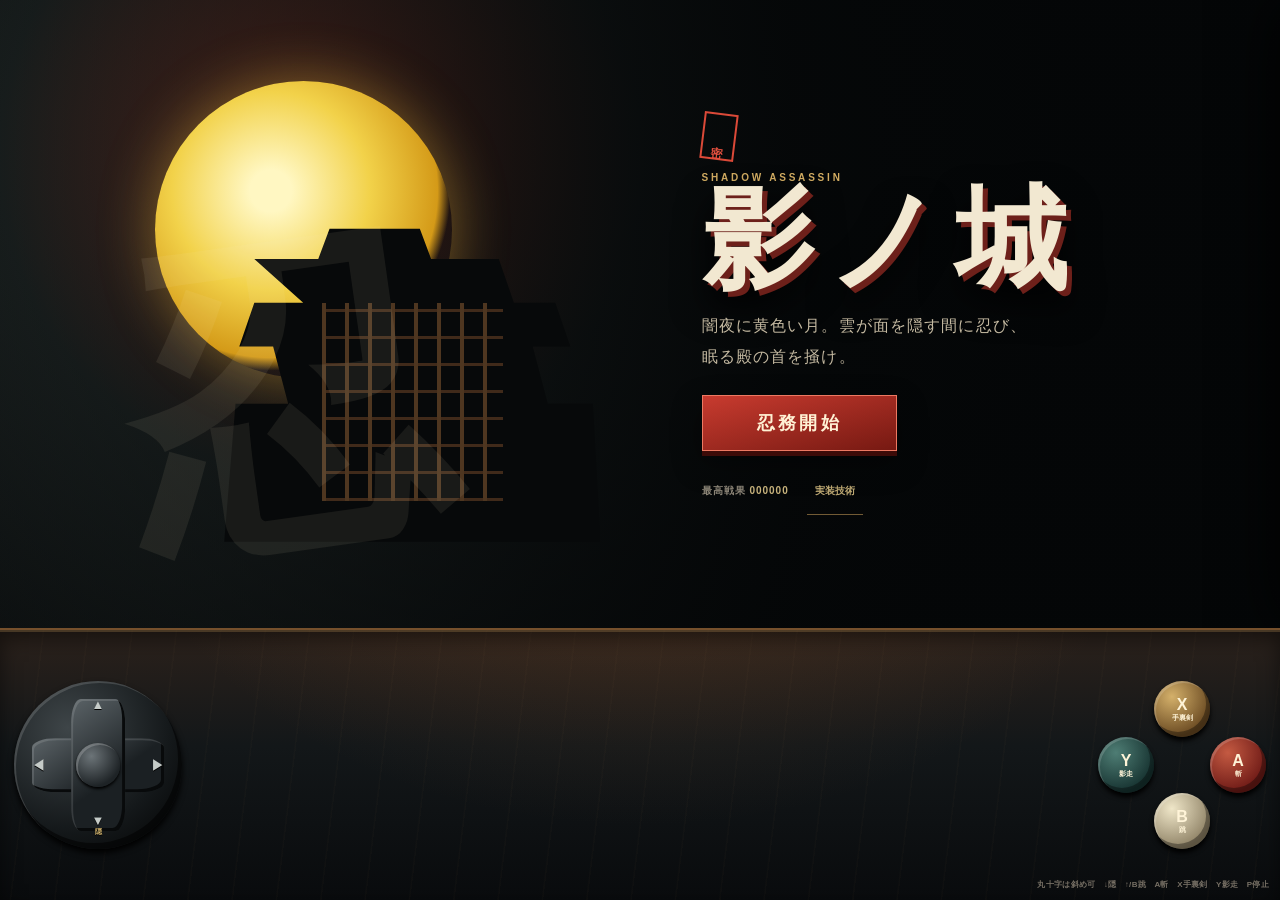
<file: index.html>
<!doctype html>
<html lang="ja">
<head>
  <meta charset="utf-8">
  <meta name="viewport" content="width=device-width, initial-scale=1.0, maximum-scale=1.0, user-scalable=no, viewport-fit=cover">
  <meta name="theme-color" content="#080b0d">
  <meta name="mobile-web-app-capable" content="yes">
  <meta name="apple-mobile-web-app-capable" content="yes">
  <meta name="apple-mobile-web-app-title" content="影ノ城">
  <meta name="format-detection" content="telephone=no">
  <meta property="og:title" content="影ノ城・忍殺行">
  <meta property="og:description" content="眠る殿の首を掻くため、五層の城を影で駆け上がる忍者アクション">
  <meta property="og:url" content="https://titan11111.github.io/033-nekubi/">
  <meta property="og:type" content="website">
  <title>影ノ城・忍殺行</title>
  <link rel="stylesheet" href="style.css">
</head>
<body>
  <main id="game-shell">
    <section id="game-view" aria-label="アクション画面">
      <div id="title-screen" class="screen-layer">
        <div class="title-art" aria-hidden="true">
          <div class="moon"></div>
          <div class="keep"></div>
          <span class="ninja-mark">忍</span>
        </div>
        <div class="title-copy">
          <span class="seal">密</span>
          <p class="overline">SHADOW ASSASSIN</p>
          <h1>影ノ城</h1>
          <p class="title-sub">闇夜に黄色い月。雲が面を隠す間に忍び、<br>眠る殿の首を掻け。</p>
          <button id="startBtn" class="primary-button game-btn" type="button">忍務開始</button>
          <div class="title-meta">
            <span>最高戦果 <b id="highScoreText">000000</b></span>
            <button id="techBtn" class="game-btn" type="button">実装技術</button>
          </div>
        </div>
      </div>

      <canvas id="gameCanvas" width="1280" height="720" aria-label="ゲーム画面"></canvas>

      <div id="hud">
        <div class="hud-block stage-block">
          <span class="eyebrow">階層</span>
          <strong id="stageNumber">第一層</strong>
          <span id="stageName">荒野と城の入口</span>
        </div>
        <div class="hud-block meters">
          <div class="meter-row">
            <span>命</span>
            <i id="healthMeter"><b></b></i>
            <em id="healthText">4</em>
          </div>
          <div class="meter-row shadow">
            <span>影</span>
            <i id="shadowMeter"><b></b></i>
            <em id="shadowText">100</em>
          </div>
        </div>
        <div class="hud-block mission-block">
          <span class="eyebrow">任務</span>
          <strong id="objectiveText">密書を奪還せよ</strong>
          <span id="objectiveCount">0 / 2　手裏剣 7</span>
        </div>
        <button id="muteBtn" class="utility-button game-btn" type="button" aria-label="音を消す">音</button>
        <button id="fullscreenBtn" class="utility-button game-btn" type="button" aria-label="全画面">全</button>
      </div>

      <nav id="stage-route" aria-label="階層">
        <div class="route-node current"><b>1</b><small>荒野</small></div><i></i>
        <div class="route-node"><b>2</b><small>兵舎</small></div><i></i>
        <div class="route-node"><b>3</b><small>石垣</small></div><i></i>
        <div class="route-node"><b>4</b><small>御殿</small></div><i></i>
        <div class="route-node"><b>5</b><small>天守</small></div>
      </nav>

      <div id="notice" role="status" aria-live="polite">
        <strong id="noticeKicker">任務</strong>
        <span id="noticeText">敵に気づかれる前に、影の中へ隠れてください。</span>
      </div>

      <div id="alert-vane">
        <span>警戒</span>
        <i><b id="alertFill"></b></i>
        <em id="alertText">平静</em>
      </div>

      <button id="pauseBtn" class="pause-button game-btn" type="button" aria-label="一時停止">止</button>

      <div id="pause-layer" class="hidden">
        <strong>静止</strong>
        <span>画面を触れて再開</span>
      </div>

      <div id="result-screen" class="screen-layer hidden">
        <div class="result-card">
          <p class="overline" id="resultKicker">LAYER COMPLETE</p>
          <h2 id="resultTitle">突破</h2>
          <p id="resultBody">次の階層へ進め。</p>
          <div class="result-stats">
            <span>戦果 <b id="resultScore">000000</b></span>
            <span>連撃 <b id="resultCombo">0</b></span>
          </div>
          <button id="nextBtn" class="primary-button game-btn" type="button">次の階層へ</button>
        </div>
      </div>

      <aside id="tech-panel" aria-hidden="true">
        <div class="tech-head">
          <div>
            <span>WEB TECH</span>
            <h2>実装した技術</h2>
          </div>
          <button id="techClose" class="game-btn" type="button" aria-label="閉じる">×</button>
        </div>
        <ol id="techList"></ol>
      </aside>
    </section>

    <section id="controls" aria-label="操作盤">
      <div class="dpad" id="dpad" aria-label="丸十字キー。斜め入力できます">
        <span class="dpad-bar dpad-bar-x" aria-hidden="true"></span>
        <span class="dpad-bar dpad-bar-y" aria-hidden="true"></span>
        <span class="dpad-mark dpad-mark-up">▲</span>
        <span class="dpad-mark dpad-mark-left">◀</span>
        <span class="dpad-mark dpad-mark-right">▶</span>
        <span class="dpad-mark dpad-mark-down">▼<small>隠</small></span>
        <span class="dpad-nub" aria-hidden="true"></span>
      </div>
      <div class="action-buttons" aria-label="面ボタン">
        <button id="btn-throw" class="action-x game-btn" type="button" aria-label="手裏剣"><b>X</b><small>手裏剣</small></button>
        <button id="btn-dash" class="action-y game-btn" type="button" aria-label="影走り"><b>Y</b><small>影走</small></button>
        <button id="btn-slash" class="action-a game-btn" type="button" aria-label="斬撃"><b>A</b><small>斬</small></button>
        <button id="btn-jump" class="action-b game-btn" type="button" aria-label="跳躍"><b>B</b><small>跳</small></button>
      </div>
      <p class="keyboard-help">丸十字は斜め可　↓隠　↑/B跳　A斬　X手裏剣　Y影走　P停止</p>
    </section>
  </main>

  <audio id="stealthBgm" src="audio/kokoro-game.mp3" loop preload="auto" playsinline webkit-playsinline></audio>
  <audio id="battleBgm" src="audio/nekugi-game.mp3" loop preload="auto" playsinline webkit-playsinline></audio>
  <script src="config.js"></script>
  <script src="script.js"></script>
</body>
</html>
</file>
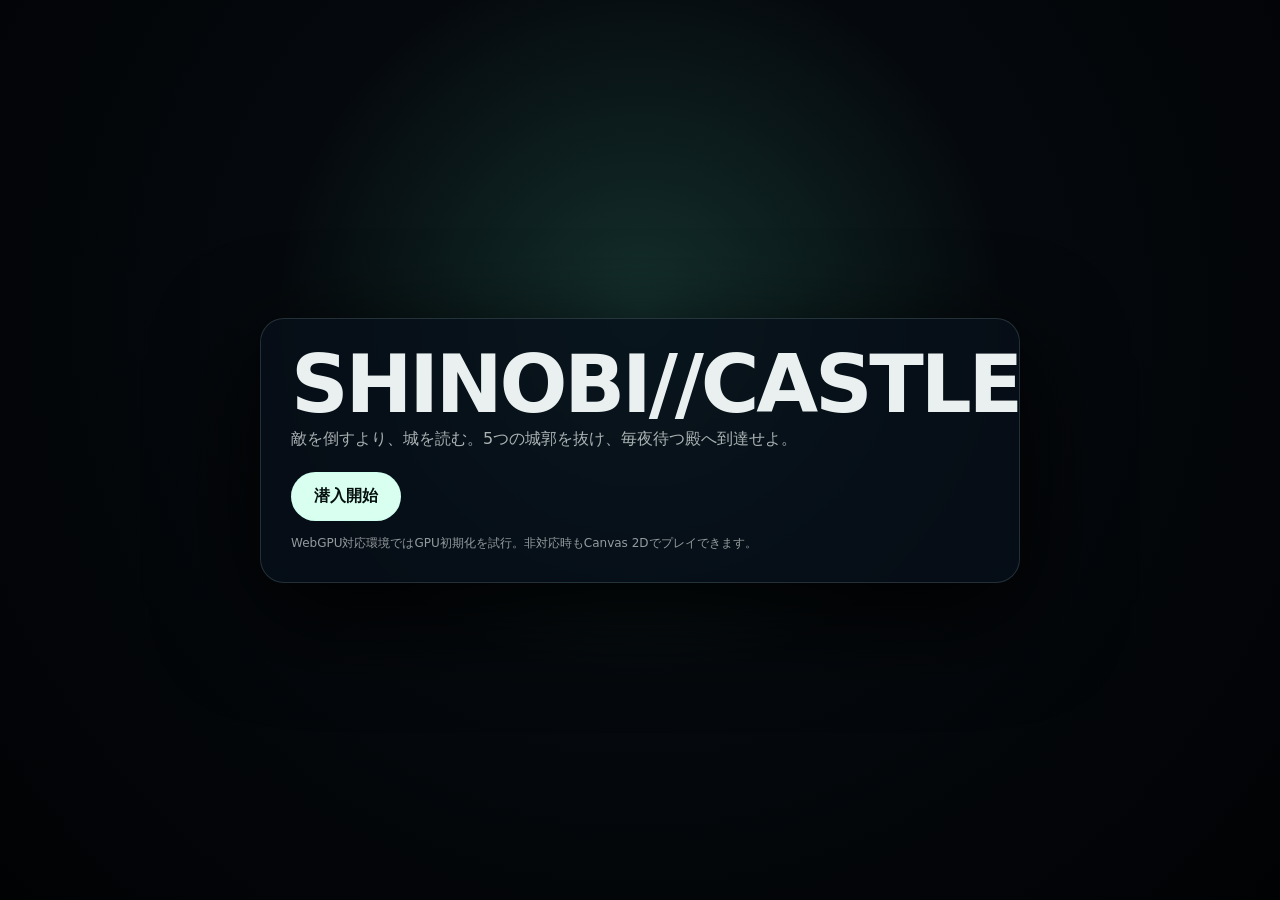
<file: shinobi_castle_mockup_v2.html>
<!DOCTYPE html>
<html lang="ja">
<head>
<meta charset="utf-8" />
<meta name="viewport" content="width=device-width,initial-scale=1,viewport-fit=cover" />
<title>SHINOBI//CASTLE - HTML5 Action Mockup</title>
<style>
  :root{
    color-scheme:dark;
    --ink:#081017;--paper:#e9f0ef;--accent:#9fffea;--danger:#ff8c8c;
  }
  *{box-sizing:border-box}
  html,body{margin:0;width:100%;height:100%;overflow:hidden;background:#020509;font-family:system-ui,-apple-system,"Segoe UI",sans-serif;color:var(--paper)}
  #wrap{position:relative;width:100%;height:100%}
  canvas{display:block;width:100%;height:100%;touch-action:none;background:#03070c}
  #hud{position:absolute;inset:0;pointer-events:none}
  .top{display:flex;justify-content:space-between;gap:12px;padding:14px 16px;font-weight:800;letter-spacing:.08em;text-shadow:0 2px 12px #000}
  .panel{background:#071018aa;border:1px solid #d7ffff25;border-radius:14px;padding:9px 12px;backdrop-filter:blur(8px)}
  #tech{position:absolute;right:14px;bottom:14px;max-width:min(430px,80vw);font-size:11px;line-height:1.45;opacity:.78}
  #toast{position:absolute;left:50%;top:18%;transform:translateX(-50%);font-size:clamp(18px,4vw,46px);font-weight:900;letter-spacing:.14em;text-align:center;text-shadow:0 4px 24px #000;opacity:0}
  #help{position:absolute;left:14px;bottom:14px;font-size:12px;opacity:.82}
  #start{position:absolute;inset:0;display:grid;place-items:center;background:radial-gradient(circle at 50% 35%,#14302d 0,#05090d 42%,#010204 100%)}
  #startCard{width:min(760px,90vw);padding:30px;border-radius:24px;border:1px solid #d6ffff25;background:#071019cc;box-shadow:0 30px 100px #000}
  h1{margin:0 0 8px;font-size:clamp(34px,7vw,80px);line-height:.9;letter-spacing:-.04em}
  .sub{opacity:.72;margin-bottom:22px}
  button{pointer-events:auto;border:1px solid #bfffee55;background:#d8fff0;color:#06110f;border-radius:999px;padding:13px 22px;font-weight:900;font-size:16px;cursor:pointer}
  .tiny{font-size:12px;opacity:.62;margin-top:14px}
  @media(max-width:700px){#tech{display:none}.top{font-size:12px}#help{font-size:10px}}
</style>
</head>
<body>
<div id="wrap">
  <canvas id="game" width="1280" height="720" aria-label="忍者アクションゲーム"></canvas>
  <div id="hud">
    <div class="top">
      <div class="panel" id="stageLabel">STAGE 1</div>
      <div class="panel" id="stats">影力 100 / 警戒 0%</div>
    </div>
    <div id="toast"></div>
    <div class="panel" id="help">A/D 移動 ・ W/Space 跳ぶ ・ J 斬撃 ・ Shift 影走り ・ E 殿に接触後クリア ・ F 全画面</div>
    <div class="panel" id="tech"></div>
  </div>
  <div id="start">
    <div id="startCard">
      <h1>SHINOBI//CASTLE</h1>
      <div class="sub">敵を倒すより、城を読む。5つの城郭を抜け、毎夜待つ殿へ到達せよ。</div>
      <button id="startBtn">潜入開始</button>
      <div class="tiny">WebGPU対応環境ではGPU初期化を試行。非対応時もCanvas 2Dでプレイできます。</div>
    </div>
  </div>
</div>
<script>
(()=>{
"use strict";

/* =========================================================
   SHINOBI//CASTLE - single-file HTML5 action mockup
   Modern Web features used:
   1 Canvas 2D  2 WebGPU capability/init  3 Web Worker
   4 OffscreenCanvas  5 Web Audio API  6 Gamepad API
   7 Pointer Events  8 Web Animations API  9 Fullscreen API
   10 Page Visibility API + localStorage progression
   ========================================================= */

const canvas = document.getElementById("game");
const ctx = canvas.getContext("2d",{alpha:false});
const stageLabel = document.getElementById("stageLabel");
const stats = document.getElementById("stats");
const toast = document.getElementById("toast");
const techBox = document.getElementById("tech");
const start = document.getElementById("start");
const startBtn = document.getElementById("startBtn");

let W=1280,H=720,DPR=1;
function resize(){
  DPR=Math.min(2,devicePixelRatio||1);
  const r=canvas.getBoundingClientRect();
  canvas.width=Math.max(640,Math.floor(r.width*DPR));
  canvas.height=Math.max(360,Math.floor(r.height*DPR));
  W=canvas.width/DPR; H=canvas.height/DPR;
  ctx.setTransform(DPR,0,0,DPR,0,0);
}
addEventListener("resize",resize); resize();

const tech = {
  "Canvas 2D":true,
  "WebGPU":!!navigator.gpu,
  "Web Worker":!!window.Worker,
  "OffscreenCanvas":!!window.OffscreenCanvas,
  "Web Audio":!!window.AudioContext,
  "Gamepad":!!navigator.getGamepads,
  "Pointer Events":!!window.PointerEvent,
  "Web Animations":!!Element.prototype.animate,
  "Fullscreen":!!document.documentElement.requestFullscreen,
  "Page Visibility":("hidden" in document)
};
function renderTech(){
  techBox.innerHTML="<b>HTML5 / Web API</b><br>"+Object.entries(tech).map(([k,v])=>`${v?"●":"○"} ${k}`).join("　");
}
renderTech();

let gpuDevice=null;
async function initWebGPU(){
  if(!navigator.gpu) return;
  try{
    const adapter=await navigator.gpu.requestAdapter();
    if(adapter){ gpuDevice=await adapter.requestDevice(); tech.WebGPU=!!gpuDevice; renderTech(); }
  }catch(e){ tech.WebGPU=false; renderTech(); }
}

let audioCtx=null;
function initAudio(){
  if(!window.AudioContext) return;
  audioCtx ||= new AudioContext();
  if(audioCtx.state==="suspended") audioCtx.resume();
}
function blip(freq=220,dur=.08,type="sine",gain=.04){
  if(!audioCtx)return;
  const o=audioCtx.createOscillator(), g=audioCtx.createGain();
  o.type=type;o.frequency.value=freq;g.gain.value=gain;
  o.connect(g).connect(audioCtx.destination);
  const t=audioCtx.currentTime;
  g.gain.setValueAtTime(gain,t);g.gain.exponentialRampToValueAtTime(.0001,t+dur);
  o.start(t);o.stop(t+dur);
}

let worker=null, workerPulse=0;
if(window.Worker){
  const workerCode=`
    let t=0;
    onmessage=e=>{
      if(e.data==="pulse"){
        t+=0.07;
        const fog=Array.from({length:22},(_,i)=>({
          x:(Math.sin(t+i*3.17)*.5+.5),
          y:(Math.cos(t*.7+i*1.9)*.5+.5),
          a:.05+(i%5)*.012
        }));
        postMessage(fog);
      }
    };
    // Touch OffscreenCanvas when available so rendering work can migrate off-main-thread.
    if(typeof OffscreenCanvas!=="undefined"){
      const c=new OffscreenCanvas(8,8); const x=c.getContext("2d");
      x.fillRect(0,0,1,1);
    }`;
  worker=new Worker(URL.createObjectURL(new Blob([workerCode],{type:"text/javascript"})));
  worker.onmessage=e=>workerFog=e.data;
}
let workerFog=[];

const keys=new Set();
addEventListener("keydown",e=>{
  keys.add(e.code);
  if(["Space","ArrowUp","ArrowDown","ArrowLeft","ArrowRight"].includes(e.code))e.preventDefault();
  if(e.code==="KeyF") toggleFullscreen();
});
addEventListener("keyup",e=>keys.delete(e.code));
canvas.addEventListener("pointerdown",()=>{initAudio();canvas.focus();});

function toggleFullscreen(){
  if(!document.fullscreenElement) document.documentElement.requestFullscreen?.();
  else document.exitFullscreen?.();
}
document.addEventListener("visibilitychange",()=>{paused=document.hidden;});

const STAGES=[
  {
    name:"壱ノ城・月下外郭",sky:["#07101a","#172533"],accent:"#9fffea",
    subtitle:"壁は道。高低差で見張りの視界を外せ。",
    platforms:[[0,.88,1,.12],[.12,.69,.18,.035],[.38,.57,.17,.035],[.64,.72,.14,.035],[.83,.52,.15,.035]],
    guards:[[.30,.84,90],[.58,.53,100],[.78,.68,80]],lord:[.94,.47]
  },
  {
    name:"弐ノ城・雨の屋根",sky:["#08111b","#102b3b"],accent:"#91d5ff",
    subtitle:"雨音が足音を隠す。止まるより流れろ。",
    platforms:[[0,.89,1,.11],[.08,.73,.16,.03],[.29,.62,.12,.03],[.47,.48,.16,.03],[.69,.64,.12,.03],[.84,.42,.14,.03]],
    guards:[[.22,.85,100],[.41,.58,80],[.76,.60,90]],lord:[.93,.37]
  },
  {
    name:"参ノ城・水鏡庭園",sky:["#05100e","#12342e"],accent:"#b6ffbb",
    subtitle:"水面は鏡。姿が映る場所では警戒が上がる。",
    platforms:[[0,.88,1,.12],[.05,.66,.18,.035],[.30,.77,.13,.035],[.49,.59,.17,.035],[.71,.74,.10,.035],[.84,.53,.15,.035]],
    guards:[[.26,.84,100],[.45,.73,80],[.68,.55,100],[.81,.70,70]],lord:[.94,.48]
  },
  {
    name:"四ノ城・障子迷宮",sky:["#110b12","#2a1722"],accent:"#ffc2e6",
    subtitle:"開く道と閉じる道。時間で地形が呼吸する。",
    platforms:[[0,.89,1,.11],[.10,.72,.15,.035],[.31,.54,.14,.035],[.50,.72,.16,.035],[.71,.50,.12,.035],[.85,.68,.14,.035]],
    guards:[[.28,.85,100],[.45,.50,90],[.67,.68,80],[.84,.46,90]],lord:[.94,.63]
  },
  {
    name:"伍ノ城・天守",sky:["#050506","#271510"],accent:"#ffd27d",
    subtitle:"最後は速さではない。灯りが消える瞬間を読め。",
    platforms:[[0,.89,1,.11],[.09,.70,.14,.035],[.28,.52,.15,.035],[.47,.68,.13,.035],[.64,.47,.14,.035],[.82,.62,.17,.035]],
    guards:[[.24,.85,110],[.44,.48,85],[.61,.64,100],[.80,.43,100]],lord:[.94,.57]
  }
];

let stageIndex=0, paused=false, running=false, last=performance.now(), camX=0;
let alert=0, shadow=100, stageTime=0, clearReady=false;

const player={x:80,y:100,w:28,h:42,vx:0,vy:0,onGround:false,face:1,dash:0,trail:[],attack:0};
let guards=[];

function worldW(){return Math.max(W*1.85,1500)}
function resetStage(){
  const s=STAGES[stageIndex], ww=worldW();
  stageTime=0;alert=0;shadow=100;clearReady=false;camX=0;
  player.x=60; player.y=H*.76; player.vx=player.vy=0; player.trail=[]; player.attack=0;
  guards=s.guards.map(([x,y,r],i)=>({x:x*ww,y:y*H,w:30,h:38,dir:i%2?1:-1,base:x*ww,range:r,phase:i*.7,disabled:false,disabledTimer:0}));
  stageLabel.textContent=`STAGE ${stageIndex+1}/5 — ${s.name}`;
  showToast(s.name+"<br><small>"+s.subtitle+"</small>",1200);
}
function showToast(html,dur=900){
  toast.innerHTML=html; toast.style.opacity=1;
  toast.animate?.([{transform:"translateX(-50%) scale(.94)",opacity:0},{transform:"translateX(-50%) scale(1)",opacity:1}],{duration:260,easing:"ease-out"});
  clearTimeout(showToast.t); showToast.t=setTimeout(()=>toast.style.opacity=0,dur);
}
function rects(){
  const s=STAGES[stageIndex],ww=worldW();
  return s.platforms.map(([x,y,w,h])=>({x:x*ww,y:y*H,w:w*ww,h:h*H}));
}
function overlap(a,b){return a.x<a.x+a.w && b.x<b.x+b.w && a.x+a.w>b.x && a.y+a.h>b.y && a.y<b.y+b.h}

function update(dt){
  if(!running||paused)return;
  stageTime+=dt;
  const ww=worldW();
  const left=keys.has("KeyA")||keys.has("ArrowLeft");
  const right=keys.has("KeyD")||keys.has("ArrowRight");
  const jump=keys.has("KeyW")||keys.has("ArrowUp")||keys.has("Space");
  const dashKey=keys.has("ShiftLeft")||keys.has("ShiftRight");
  let axis=(right?1:0)-(left?1:0);

  // Gamepad API
  const gp=navigator.getGamepads?.()[0];
  if(gp){
    if(Math.abs(gp.axes[0])>.2) axis=gp.axes[0];
    if(gp.buttons[0]?.pressed) keys.add("GamepadJump"); else keys.delete("GamepadJump");
  }

  player.vx += axis*1300*dt;
  player.vx *= Math.pow(.0006,dt);
  if(axis) player.face=Math.sign(axis);

  if((jump||keys.has("GamepadJump")) && player.onGround){
    player.vy=-650; player.onGround=false; blip(330,.07,"triangle",.025);
  }
  if(dashKey && shadow>0 && player.dash<=0){
    player.dash=.13; shadow=Math.max(0,shadow-24); player.vx=player.face*760; blip(110,.1,"sawtooth",.022);
  }
  player.dash=Math.max(0,player.dash-dt);

  // Sword attack: J key. Short-range non-graphic slash that disables guards.
  if(keys.has("KeyJ") && player.attack<=0){
    player.attack=.18;
    blip(620,.06,"square",.025);
  }
  player.attack=Math.max(0,player.attack-dt);

  if(player.attack>0){
    const reach=62;
    for(const g of guards){
      const dx=g.x-(player.x+player.w/2);
      const dy=Math.abs((g.y+g.h/2)-(player.y+player.h/2));
      const inFront=(player.face>0 ? dx>=0 : dx<=0);
      if(inFront && Math.abs(dx)<reach && dy<46){
        g.disabled=true;
        g.disabledTimer=2.2;
        alert=Math.max(0,alert-18);
      }
    }
  }

  shadow=Math.min(100,shadow+10*dt);

  player.vy+=1250*dt;
  player.x+=player.vx*dt;
  let oldY=player.y; player.y+=player.vy*dt;
  player.onGround=false;

  for(const p of rects()){
    if(player.x+player.w>p.x && player.x<p.x+p.w){
      if(oldY+player.h<=p.y && player.y+player.h>=p.y && player.vy>=0){
        player.y=p.y-player.h;player.vy=0;player.onGround=true;
      }
    }
  }
  if(player.y>H+120){player.x=Math.max(30,player.x-180);player.y=40;player.vy=0;alert=Math.min(100,alert+12)}
  player.x=Math.max(0,Math.min(ww-player.w,player.x));

  if(player.dash>0){
    player.trail.push({x:player.x,y:player.y,a:.65});
    if(player.trail.length>12)player.trail.shift();
  }
  player.trail.forEach(t=>t.a*=.9);

  // Guards + abstract vision cones
  let seen=false;
  for(const g of guards){
    if(g.disabled){
      g.disabledTimer-=dt;
      if(g.disabledTimer<=0) g.disabled=false;
      continue;
    }
    g.x=g.base+Math.sin(stageTime*.9+g.phase)*g.range;
    g.dir=Math.cos(stageTime*.9+g.phase)>=0?1:-1;
    const dx=(player.x-g.x)*g.dir, dy=Math.abs((player.y+20)-(g.y+18));
    if(dx>0&&dx<190&&dy<95&&player.dash<=0) seen=true;
  }
  alert=Math.max(0,Math.min(100,alert+(seen?46:-18)*dt));

  // Lord reach
  const lord={x:STAGES[stageIndex].lord[0]*ww-22,y:STAGES[stageIndex].lord[1]*H-50,w:44,h:60};
  const near=Math.abs((player.x+player.w/2)-(lord.x+lord.w/2))<60 && Math.abs(player.y-lord.y)<90;
  clearReady=near;
  if(near && keys.has("KeyE")){
    completeStage();
  }

  camX+=(Math.max(0,Math.min(ww-W,player.x-W*.38))-camX)*Math.min(1,dt*5.5);
  stats.textContent=`影力 ${Math.round(shadow)} / 警戒 ${Math.round(alert)}%${clearReady?" / E：任務完了":""}`;

  workerPulse+=dt;
  if(worker&&workerPulse>.12){workerPulse=0;worker.postMessage("pulse")}
}
function completeStage(){
  keys.delete("KeyE"); running=false; blip(520,.1,"triangle",.04);setTimeout(()=>blip(780,.18,"sine",.035),80);
  // Non-graphic abstract "mission complete" silhouette.
  ctx.save();ctx.fillStyle="#000";ctx.fillRect(0,0,W,H);ctx.restore();
  showToast("MISSION COMPLETE",900);
  localStorage.setItem("shinobi-stage",String(Math.max(stageIndex+1,+(localStorage.getItem("shinobi-stage")||0))));
  setTimeout(()=>{
    if(stageIndex<4){stageIndex++;resetStage();running=true;}
    else{
      showToast("五城攻略完了<br><small>影は歴史に名を残さない。</small>",2200);
      setTimeout(()=>{stageIndex=0;resetStage();running=true;},2400);
    }
  },1050);
}

function rounded(x,y,w,h,r){
  ctx.beginPath();ctx.roundRect(x,y,w,h,r);
}
function draw(){
  const s=STAGES[stageIndex],ww=worldW();
  const grad=ctx.createLinearGradient(0,0,0,H);
  grad.addColorStop(0,s.sky[0]);grad.addColorStop(1,s.sky[1]);
  ctx.fillStyle=grad;ctx.fillRect(0,0,W,H);

  // Moon
  ctx.globalAlpha=.18;ctx.fillStyle=s.accent;ctx.beginPath();ctx.arc(W*.78-camX*.06,H*.18,70,0,Math.PI*2);ctx.fill();ctx.globalAlpha=1;

  // Worker-generated fog
  for(const f of workerFog){
    ctx.globalAlpha=f.a;ctx.fillStyle=s.accent;
    ctx.beginPath();ctx.ellipse(f.x*W,(.55+f.y*.35)*H,160,28,0,0,Math.PI*2);ctx.fill();
  }
  ctx.globalAlpha=1;

  ctx.save();ctx.translate(-camX,0);

  // Distant castle silhouettes
  ctx.fillStyle="#0006";
  for(let x=0;x<ww;x+=260){
    const hh=100+((x/260)%3)*45;
    ctx.fillRect(x,H*.88-hh,210,hh);
    ctx.fillRect(x+25,H*.88-hh-34,160,34);
  }

  // Platforms
  for(const p of rects()){
    ctx.fillStyle="#101820";rounded(p.x,p.y,p.w,p.h,7);ctx.fill();
    ctx.fillStyle=s.accent;ctx.globalAlpha=.18;ctx.fillRect(p.x,p.y,p.w,2);ctx.globalAlpha=1;
  }

  // Dynamic shoji gates stage 4
  if(stageIndex===3){
    for(let i=0;i<4;i++){
      const gx=(.22+i*.18)*ww, open=(Math.sin(stageTime*1.2+i)>0);
      if(!open){
        ctx.fillStyle="#f1d7c922";ctx.fillRect(gx,H*.38,18,H*.5);
        ctx.strokeStyle=s.accent;ctx.globalAlpha=.35;ctx.strokeRect(gx,H*.38,18,H*.5);ctx.globalAlpha=1;
      }
    }
  }

  // Guard vision + guard
  for(const g of guards){
    ctx.save();ctx.translate(g.x,g.y);
    if(!g.disabled){
      ctx.fillStyle=alert>60?"#ff9b9b22":"#fff3";
      ctx.beginPath();ctx.moveTo(14,18);ctx.lineTo(14+g.dir*190,-65);ctx.lineTo(14+g.dir*190,100);ctx.closePath();ctx.fill();
    }
    ctx.fillStyle=g.disabled?"#34424a":"#7c8a92";rounded(0,0,g.w,g.h,8);ctx.fill();
    ctx.fillStyle="#d8fffa";ctx.globalAlpha=g.disabled?.18:.65;ctx.fillRect(g.dir>0?21:6,10,3,3);ctx.globalAlpha=1;
    ctx.restore();
  }

  // Lord
  const lx=s.lord[0]*ww, ly=s.lord[1]*H;
  ctx.save();ctx.translate(lx,ly);
  ctx.fillStyle="#f4c26d";ctx.globalAlpha=.18;ctx.beginPath();ctx.arc(0,0,58,0,Math.PI*2);ctx.fill();ctx.globalAlpha=1;
  ctx.fillStyle="#d4ad63";ctx.fillRect(-21,-46,42,56);
  ctx.fillStyle="#ead7a5";ctx.fillRect(-13,-58,26,18);
  ctx.fillStyle="#c83";ctx.fillRect(-28,-66,56,7);
  ctx.fillStyle="#fff";ctx.font="700 12px system-ui";ctx.textAlign="center";ctx.fillText("殿",0,30);
  ctx.restore();

  // Player trail
  for(const t of player.trail){
    ctx.globalAlpha=t.a;ctx.fillStyle=s.accent;rounded(t.x,t.y,player.w,player.h,8);ctx.fill();
  }
  ctx.globalAlpha=1;

  // Ninja (abstract)
  ctx.save();ctx.translate(player.x,player.y);
  ctx.fillStyle="#06090d";rounded(0,0,player.w,player.h,9);ctx.fill();
  ctx.fillStyle=s.accent;ctx.globalAlpha=.85;ctx.fillRect(player.face>0?18:7,10,4,3);ctx.globalAlpha=1;
  ctx.strokeStyle=s.accent;ctx.globalAlpha=.35;ctx.lineWidth=2;ctx.beginPath();ctx.moveTo(5,29);ctx.lineTo(-9*player.face,42);ctx.stroke();ctx.globalAlpha=1;

  if(player.attack>0){
    ctx.strokeStyle=s.accent;
    ctx.globalAlpha=Math.min(1,player.attack*6);
    ctx.lineWidth=5;
    ctx.beginPath();
    const cx=player.face>0?18:10;
    const startA=player.face>0?-1.0:Math.PI-2.1;
    const endA=player.face>0?1.0:Math.PI+2.1;
    ctx.arc(cx,22,46,startA,endA);
    ctx.stroke();
    ctx.globalAlpha=1;
  }
  ctx.restore();

  ctx.restore();

  // alert vignette
  if(alert>35){
    const a=(alert-35)/65*.28;
    const vg=ctx.createRadialGradient(W/2,H/2,Math.min(W,H)*.18,W/2,H/2,Math.max(W,H)*.65);
    vg.addColorStop(0,"transparent");vg.addColorStop(1,`rgba(255,80,80,${a})`);
    ctx.fillStyle=vg;ctx.fillRect(0,0,W,H);
  }
  // Scanlines
  ctx.globalAlpha=.035;ctx.fillStyle="#fff";
  for(let y=0;y<H;y+=4)ctx.fillRect(0,y,W,1);
  ctx.globalAlpha=1;
}
function loop(t){
  const dt=Math.min(.033,(t-last)/1000);last=t;
  update(dt);draw();requestAnimationFrame(loop);
}
requestAnimationFrame(loop);

startBtn.addEventListener("click",async()=>{
  initAudio(); await initWebGPU();
  start.animate?.([{opacity:1},{opacity:0}],{duration:450,easing:"ease-in",fill:"forwards"});
  setTimeout(()=>start.style.display="none",450);
  resetStage();running=true;
});
})();
</script>
</body>
</html>
</file>
<file: style.css>
:root {
  color-scheme: dark;
  --ink: #07090a;
  --paper: #eee2c8;
  --paper-dim: #afa58f;
  --vermilion: #c73327;
  --gold: #d7ae59;
  --jade: #78c7aa;
  --panel: rgba(8, 11, 12, .78);
  --display: "Yuji Syuku", "Hiragino Mincho ProN", "Yu Mincho", serif;
  --body: "Hiragino Mincho ProN", "Yu Mincho", "Noto Serif JP", serif;
  --safe-top: env(safe-area-inset-top, 0px);
  --safe-right: env(safe-area-inset-right, 0px);
  --safe-bottom: env(safe-area-inset-bottom, 0px);
  --safe-left: env(safe-area-inset-left, 0px);
}

*, *::before, *::after {
  box-sizing: border-box;
  -webkit-tap-highlight-color: transparent;
  -webkit-touch-callout: none;
  -webkit-user-select: none;
  user-select: none;
  -webkit-user-drag: none;
  touch-action: none;
}

::selection { background: transparent; color: inherit; }

html, body {
  position: fixed;
  inset: 0;
  width: 100%;
  height: 100%;
  height: -webkit-fill-available;
  height: 100dvh;
  margin: 0;
  overflow: hidden;
  overscroll-behavior: none;
  background: #030405;
  color: var(--paper);
  font-family: var(--body);
}

button { border: 0; color: inherit; font: inherit; cursor: pointer; }
button:focus-visible { outline: 2px solid #fff2aa; outline-offset: 3px; }

#game-shell {
  display: grid;
  grid-template-rows: minmax(0, 70fr) minmax(188px, 30fr);
  width: 100vw;
  height: 100%;
  height: -webkit-fill-available;
  height: 100dvh;
  background: #07090a;
}

#game-view {
  position: relative;
  min-height: 0;
  overflow: hidden;
  border-bottom: 2px solid #76502c;
  background: #0c1012;
  isolation: isolate;
}

#game-view::after {
  content: "";
  position: absolute;
  z-index: 2;
  inset: 0;
  pointer-events: none;
  background:
    linear-gradient(90deg, rgba(255,255,255,.022) 1px, transparent 1px) 0 0 / 5px 100%,
    repeating-linear-gradient(0deg, transparent 0 3px, rgba(0,0,0,.08) 4px);
  mix-blend-mode: soft-light;
}

#gameCanvas { display: block; width: 100%; height: 100%; background: #101719; }

#hud {
  position: absolute;
  z-index: 8;
  top: max(8px, var(--safe-top));
  left: max(9px, var(--safe-left));
  right: max(9px, var(--safe-right));
  display: flex;
  align-items: flex-start;
  gap: 8px;
  pointer-events: none;
}

.hud-block {
  min-height: 44px;
  padding: 7px 11px;
  border: 1px solid rgba(213, 183, 119, .34);
  border-left: 3px solid var(--gold);
  background: linear-gradient(110deg, rgba(4,6,7,.91), rgba(10,14,15,.7));
  box-shadow: 0 7px 18px rgba(0,0,0,.26), inset 0 1px rgba(255,255,255,.04);
  backdrop-filter: blur(8px);
  clip-path: polygon(0 0, calc(100% - 7px) 0, 100% 7px, 100% 100%, 0 100%);
}

.stage-block { min-width: 168px; }
.hud-block strong { display: block; font-size: clamp(12px, 1.7vw, 17px); letter-spacing: .08em; white-space: nowrap; }
.eyebrow { display: block; margin-bottom: 2px; color: var(--gold); font: 700 9px/1.2 var(--body); letter-spacing: .18em; text-transform: uppercase; }
.meters { width: min(242px, 25vw); min-width: 160px; }
.meter-row { display: grid; grid-template-columns: 22px 1fr 24px; align-items: center; gap: 6px; height: 15px; font: 700 10px/1 sans-serif; }
.meter-row i { height: 5px; overflow: hidden; background: #271917; box-shadow: inset 0 1px 2px #000; }
.meter-row i b { display: block; width: 100%; height: 100%; background: linear-gradient(90deg, #92251d, #e35a3d); transform-origin: left; transition: transform .18s; }
.meter-row.shadow i b { background: linear-gradient(90deg, #2d6860, #8de0bd); }
.meter-row em { color: #d8ccb2; font-style: normal; text-align: right; }
.mission-block { min-width: 195px; margin-left: auto; }
.mission-block #objectiveCount { display: block; margin-top: 2px; color: #9be7cf; font: 700 10px/1 sans-serif; }

.game-btn {
  min-height: 48px;
  cursor: pointer;
  transition: transform .08s ease, opacity .08s ease, filter .08s ease;
  will-change: transform;
  touch-action: manipulation;
}
.game-btn:active,
.game-btn.is-pressed {
  transform: scale(.92);
  opacity: .88;
  filter: brightness(1.28);
}
.primary-button {
  min-height: 56px;
}
.utility-button, .pause-button {
  position: relative;
  z-index: 10;
  display: grid;
  place-items: center;
  width: 37px;
  min-width: 37px;
  height: 37px;
  border: 1px solid rgba(215,174,89,.5);
  background: rgba(8,10,11,.82);
  color: #dbc99f;
  pointer-events: auto;
}

.pause-button { position: absolute; right: max(10px, var(--safe-right)); bottom: 12px; }

#stage-route {
  position: absolute;
  z-index: 7;
  top: max(69px, calc(var(--safe-top) + 62px));
  left: max(12px, var(--safe-left));
  display: flex;
  align-items: center;
  gap: 3px;
  filter: drop-shadow(0 3px 6px #000);
}

.route-node { display: grid; grid-template-columns: 20px auto; align-items: center; gap: 4px; opacity: .38; transition: opacity .25s, transform .25s; }
.route-node b { display: grid; place-items: center; width: 20px; height: 20px; border: 1px solid #b99958; border-radius: 50%; background: #101315; color: #dec786; font-size: 10px; }
.route-node small { display: none; color: #dfd4bc; font-size: 9px; white-space: nowrap; }
.route-node.current { opacity: 1; transform: scale(1.07); }
.route-node.current small { display: block; }
.route-node.done { opacity: .76; }
#stage-route > i { width: 12px; height: 1px; background: #8a754a; opacity: .45; }

#notice {
  position: absolute;
  z-index: 12;
  top: 22%;
  left: 50%;
  display: flex;
  align-items: stretch;
  max-width: 84vw;
  transform: translate(-50%, -30px);
  opacity: 0;
  pointer-events: none;
}

#notice.show { animation: notice-in 3.2s ease both; }
#noticeKicker { display: grid; place-items: center; padding: 9px 12px; background: var(--vermilion); color: #fff5db; font: 700 12px/1 var(--display); letter-spacing: .12em; }
#noticeText { padding: 10px 16px; border: 1px solid #8b6f3f; background: rgba(6,8,9,.92); color: #f0e5cb; font-size: clamp(12px, 2.6vw, 16px); max-width: min(72vw, 22em); line-height: 1.55; white-space: normal; }

#alert-vane {
  position: absolute;
  z-index: 7;
  left: max(12px, var(--safe-left));
  bottom: 12px;
  display: grid;
  grid-template-columns: auto min(170px, 27vw) 38px;
  align-items: center;
  gap: 7px;
  padding: 7px 9px;
  border: 1px solid rgba(232, 199, 129, .25);
  background: rgba(5,7,8,.7);
  font: 700 9px/1 sans-serif;
  letter-spacing: .08em;
}
#alert-vane > i { width: 100%; height: 4px; overflow: hidden; background: #251312; }
#alert-vane > i b { display: block; width: 100%; height: 100%; background: linear-gradient(90deg, #b88136, #df2e24); transform: scaleX(0); transform-origin: left; }
#alert-vane em { color: #d8b87a; font-style: normal; }

.screen-layer {
  position: absolute;
  z-index: 20;
  inset: 0;
  display: grid;
  grid-template-columns: 1.1fr .9fr;
  place-items: center;
  padding: max(20px, var(--safe-top)) max(24px, var(--safe-right)) max(20px, var(--safe-bottom)) max(24px, var(--safe-left));
  background:
    linear-gradient(90deg, rgba(4,6,7,.32), rgba(4,6,7,.94) 62%),
    radial-gradient(circle at 25% 25%, #853727 0, #202726 30%, #07090a 70%);
}
.screen-layer.hidden { display: none; }

.title-art { position: relative; width: min(55vh, 42vw); aspect-ratio: 1; }
.title-art .moon { position: absolute; top: 3%; left: 8%; width: 60%; aspect-ratio: 1; border-radius: 50%; background: radial-gradient(circle at 39% 37%, #fff7c2 0 8%, #f2d24a 38%, #d49a18 64%, transparent 69%); box-shadow: 0 0 55px rgba(242, 196, 64, .42); }
.title-art .keep { position: absolute; right: 2%; bottom: 4%; width: 76%; height: 68%; background: #07090a; clip-path: polygon(8% 16%,25% 16%,28% 7%,52% 7%,55% 16%,73% 16%,77% 29%,88% 29%,92% 42%,82% 42%,86% 59%,98% 59%,100% 100%,0 100%,3% 59%,17% 59%,13% 42%,4% 42%,8% 29%,21% 29%); filter: drop-shadow(0 6px 0 #32150f); }
.title-art .keep::after { content: ""; position: absolute; inset: 29% 26% 12%; background: repeating-linear-gradient(90deg, #ab713e 0 4px, transparent 4px 23px), repeating-linear-gradient(0deg, #8b5631 0 3px, transparent 3px 27px); opacity: .43; }
.ninja-mark { position: absolute; left: 2%; bottom: 0; color: rgba(240,225,190,.08); font: 900 min(36vh, 30vw)/1 var(--display); transform: rotate(-8deg); }

.title-copy { position: relative; z-index: 2; max-width: 540px; justify-self: start; }
.seal { display: inline-grid; place-items: center; width: 34px; height: 47px; margin: 0 0 9px; border: 2px solid #db4938; color: #e4503f; font: 800 12px/1 var(--display); writing-mode: vertical-rl; transform: rotate(7deg); }
.overline { margin: 0 0 5px; color: #d4ae63; font: 700 10px/1 sans-serif; letter-spacing: .28em; }
.title-copy h1 { margin: 0; color: #f2e8d1; font: 900 clamp(54px, 10vw, 112px)/.94 var(--display); letter-spacing: .12em; text-shadow: 5px 5px 0 #6d201a, 0 18px 35px #000; }
.title-sub { margin: 18px 0 23px; color: #c4b9a1; font-size: clamp(12px, 1.5vw, 16px); line-height: 1.9; letter-spacing: .07em; }
.primary-button { min-width: 195px; padding: 14px 30px; border: 1px solid #ed7962; background: linear-gradient(165deg, #c83b2f, #761912); color: #fff1d4; box-shadow: 0 5px 0 #3d0b08, 0 12px 30px rgba(0,0,0,.4); font: 800 18px/1 var(--display); letter-spacing: .18em; transition: transform .08s, filter .08s; }
.primary-button:active { transform: translateY(4px); filter: brightness(1.2); box-shadow: 0 1px 0 #3d0b08; }
.title-meta { display: flex; align-items: center; gap: 18px; margin-top: 16px; color: #8e8779; font: 700 10px/1 sans-serif; letter-spacing: .1em; }
.title-meta b { color: #c9b47d; }
#techBtn { padding: 5px 8px; border-bottom: 1px solid #725b35; background: transparent; color: #bda873; font-size: 10px; pointer-events: auto; }

#result-screen { grid-template-columns: 1fr; background: radial-gradient(circle at 50% 40%, rgba(112,42,29,.7), rgba(5,7,8,.96) 60%); }
.result-card { width: min(570px, 90vw); padding: clamp(24px, 5vw, 50px); border: 1px solid #8d6b39; background: rgba(7,9,10,.84); text-align: center; box-shadow: 0 30px 90px #000; }
.result-card h2 { margin: 8px 0 13px; font: 900 clamp(38px, 8vw, 76px)/1 var(--display); letter-spacing: .1em; }
.result-card > p:not(.overline) { color: #bcb29c; line-height: 1.8; }
.result-stats { display: flex; justify-content: center; gap: 28px; margin: 20px 0; color: #a79b83; font-size: 12px; }
.result-stats b { color: #f1d994; font-size: 20px; }

#tech-panel {
  position: absolute;
  z-index: 30;
  top: 0;
  right: 0;
  width: min(430px, 92vw);
  height: 100%;
  padding: max(22px, var(--safe-top)) max(24px, var(--safe-right)) max(20px, var(--safe-bottom)) 25px;
  overflow: auto;
  background: rgba(7,10,11,.97);
  border-left: 1px solid #71582e;
  box-shadow: -22px 0 65px #000;
  transform: translateX(105%);
  transition: transform .28s cubic-bezier(.2,.75,.2,1);
}
#tech-panel.open { transform: translateX(0); }
.tech-head { display: flex; align-items: flex-start; justify-content: space-between; }
.tech-head span { color: #b99854; font: 700 9px/1 sans-serif; letter-spacing: .25em; }
.tech-head h2 { margin: 5px 0 12px; font: 800 26px/1.1 var(--display); }
#techClose { width: 37px; height: 37px; border: 1px solid #6a593c; background: #151819; font-size: 22px; }
#techList { margin: 8px 0; padding: 0; list-style: none; counter-reset: tech; }
#techList li { counter-increment: tech; position: relative; margin: 0; padding: 10px 8px 10px 42px; border-top: 1px solid rgba(220,189,119,.15); color: #bcb39f; font-size: 11px; line-height: 1.55; }
#techList li::before { content: counter(tech, decimal-leading-zero); position: absolute; top: 10px; left: 3px; color: #d34232; font: 800 12px/1 sans-serif; }
#techList strong { display: block; color: #eadfc7; font-size: 12px; letter-spacing: .05em; }
#techList .available { color: #86d1b4; }
#techList .fallback { color: #cfac6a; }

#pause-layer { position: absolute; z-index: 17; inset: 0; display: grid; place-content: center; gap: 8px; background: rgba(3,5,6,.76); text-align: center; backdrop-filter: blur(5px); }
#pause-layer.hidden { display: none; }
#pause-layer strong { font: 800 clamp(35px, 8vw, 70px)/1 var(--display); letter-spacing: .15em; }
#pause-layer span { color: #b6ac98; font-size: 12px; }

#controls {
  --pad: clamp(48px, 12.5vw, 58px);
  --stick: min(168px, calc(var(--pad) * 3 + 6px), 44vw, 38vh);
  position: relative;
  display: grid;
  grid-template-columns: 1fr 1fr;
  align-items: center;
  justify-items: center;
  min-height: 0;
  padding: 8px max(10px, var(--safe-right)) max(8px, var(--safe-bottom)) max(10px, var(--safe-left));
  overflow: hidden;
  background:
    radial-gradient(ellipse at 50% -80%, rgba(151,90,45,.32), transparent 60%),
    repeating-linear-gradient(97deg, transparent 0 42px, rgba(211,158,91,.025) 43px 44px),
    linear-gradient(#2b211b, #131719 43%, #090b0d);
  box-shadow: inset 0 2px rgba(232,181,108,.22), inset 0 8px 20px rgba(0,0,0,.5);
}

.dpad {
  justify-self: start;
  position: relative;
  width: var(--stick);
  height: var(--stick);
  margin-left: 4px;
  border-radius: 50%;
  background:
    radial-gradient(circle at 32% 28%, #3e4548, #14181a 62%, #0a0c0d 82%);
  box-shadow:
    inset 2px 2px rgba(255,255,255,.14),
    inset -4px -6px rgba(0,0,0,.55),
    0 4px 6px #000;
  touch-action: none;
  cursor: pointer;
}
.dpad > * { pointer-events: none; }
.dpad-bar {
  position: absolute;
  border-radius: 18%;
  background: linear-gradient(145deg, #5b6367, #1b2023 64%);
  box-shadow: inset 2px 2px rgba(255,255,255,.12), inset -3px -3px #080a0b;
}
.dpad-bar-x {
  left: 11%;
  right: 11%;
  top: 50%;
  height: 32%;
  transform: translateY(-50%);
}
.dpad-bar-y {
  top: 11%;
  bottom: 11%;
  left: 50%;
  width: 32%;
  transform: translateX(-50%);
}
.dpad-mark {
  position: absolute;
  z-index: 1;
  color: #c5cbc8;
  font: 800 13px/1 sans-serif;
  text-shadow: 0 1px 0 #000;
}
.dpad-mark small { display: block; margin-top: 2px; color: #d4b56e; font: 700 7px/1 var(--body); }
.dpad-mark-up { top: 10%; left: 50%; transform: translateX(-50%); }
.dpad-mark-down { bottom: 8%; left: 50%; transform: translateX(-50%); text-align: center; }
.dpad-mark-left { left: 11%; top: 50%; transform: translateY(-50%); }
.dpad-mark-right { right: 11%; top: 50%; transform: translateY(-50%); }
.dpad-nub {
  position: absolute;
  z-index: 2;
  left: 50%;
  top: 50%;
  width: 26%;
  height: 26%;
  margin: -13% 0 0 -13%;
  border-radius: 50%;
  background: radial-gradient(circle at 35% 30%, #6c7478, #1e2326 72%);
  box-shadow: inset 2px 2px rgba(255,255,255,.2), 0 2px 3px #000;
}
.dpad.is-up .dpad-mark-up,
.dpad.is-down .dpad-mark-down,
.dpad.is-left .dpad-mark-left,
.dpad.is-right .dpad-mark-right { color: #f0d59a; }
.dpad.is-pressed .dpad-bar { filter: brightness(1.18); }

.action-buttons {
  justify-self: end;
  position: relative;
  width: var(--stick);
  height: var(--stick);
  margin-right: 4px;
}
.action-buttons button {
  position: absolute;
  display: grid;
  place-content: center;
  width: calc(var(--stick) / 3);
  height: calc(var(--stick) / 3);
  min-width: 0;
  min-height: 0;
  border-radius: 50%;
  color: #fff4d8;
  box-shadow: inset 2px 2px rgba(255,255,255,.16), inset -4px -5px rgba(0,0,0,.35), 0 4px 5px #000;
}
.action-buttons b { font: 900 16px/1 sans-serif; }
.action-buttons small { margin-top: 2px; font: 700 7px/1 var(--body); }
.action-x { top: 0; left: calc(50% - var(--stick) / 6); background: radial-gradient(circle at 32% 28%, #d4b06a, #6a4a22 72%); }
.action-y { top: calc(50% - var(--stick) / 6); left: 0; background: radial-gradient(circle at 32% 28%, #4e7d74, #163230 72%); }
.action-a { top: calc(50% - var(--stick) / 6); right: 0; background: radial-gradient(circle at 32% 28%, #c45a42, #6e1a16 72%); }
.action-b { bottom: 0; left: calc(50% - var(--stick) / 6); color: #2c2618; background: radial-gradient(circle at 32% 28%, #efe6c8, #8d8064 74%); }
.action-buttons button:active,
.action-buttons button.is-pressed {
  transform: scale(.92);
  box-shadow: inset 2px 3px 6px #000;
}
.keyboard-help { position: absolute; right: 11px; bottom: max(3px, var(--safe-bottom)); color: #777065; font: 700 8px/1 sans-serif; letter-spacing: .04em; pointer-events: none; }

@keyframes notice-in {
  0% { opacity: 0; transform: translate(-50%, -28px); }
  12%, 74% { opacity: 1; transform: translate(-50%, 0); }
  100% { opacity: 0; transform: translate(-50%, 10px); }
}

@media (max-width: 760px) {
  #game-shell { grid-template-rows: minmax(0, 68fr) minmax(176px, 32fr); }
  .screen-layer { grid-template-columns: .72fr 1.28fr; padding-inline: 14px; }
  .title-copy h1 { font-size: clamp(45px, 13vw, 72px); }
  .title-sub { font-size: 10px; margin: 11px 0 15px; }
  .stage-block { min-width: 122px; }
  .hud-block { min-height: 39px; padding: 6px 8px; }
  .hud-block strong { font-size: 10px; }
  .meters { width: 132px; min-width: 132px; }
  .mission-block { min-width: 132px; }
  .mission-block #objectiveText { max-width: 132px; overflow: hidden; text-overflow: ellipsis; }
  .utility-button { width: 31px; min-width: 31px; height: 31px; font-size: 10px; }
  #stage-route { top: max(57px, calc(var(--safe-top) + 50px)); }
  #alert-vane { grid-template-columns: auto min(115px, 25vw) 34px; }
  #controls { --pad: clamp(48px, 12vw, 56px); }
  .keyboard-help { display: none; }
}

@media (max-width: 570px) {
  #hud { gap: 4px; }
  .meters { width: 112px; min-width: 112px; }
  .mission-block { display: none; }
  .stage-block { min-width: 128px; }
  #stage-route .route-node small { display: none; }
  #stage-route { gap: 1px; }
  #stage-route > i { width: 7px; }
  .screen-layer { grid-template-columns: .54fr 1.46fr; }
  .title-art { width: 48vw; transform: translateX(13%); }
  .title-copy { transform: translateX(-4%); }
  .title-copy h1 { font-size: clamp(42px, 15vw, 63px); }
  .title-sub br { display: none; }
  .title-meta { gap: 8px; }
  #controls { --pad: 48px; }
}

@media (orientation: portrait) and (max-width: 600px) {
  #game-shell { grid-template-rows: minmax(0, 64fr) minmax(196px, 36fr); }
  .screen-layer { grid-template-columns: 1fr; }
  .title-art { position: absolute; inset: 0; width: 100%; opacity: .5; }
  .title-copy { justify-self: center; text-align: center; transform: none; }
  .title-copy h1 { font-size: min(20vw, 84px); }
  .title-sub { font-size: 11px; }
  #controls { --pad: clamp(48px, 13.5vw, 56px); }
  #alert-vane {
    top: max(52px, calc(var(--safe-top) + 46px));
    right: max(8px, var(--safe-right));
    bottom: auto;
    left: auto;
  }
  .pause-button { width: 44px; min-width: 44px; height: 44px; }
}

@media (max-width: 380px) {
  #controls { --pad: 48px; }
  .dpad { justify-self: start; margin-left: 2px; }
  .action-buttons { justify-self: end; margin-right: 2px; }
}

@media (orientation: landscape) and (max-height: 500px) {
  #game-shell { grid-template-rows: minmax(0, 62fr) minmax(148px, 38fr); }
  #controls { --pad: 48px; padding-top: 4px; padding-bottom: max(4px, var(--safe-bottom)); }
}

@media (prefers-reduced-motion: reduce) {
  *, *::before, *::after { animation-duration: .01ms !important; animation-iteration-count: 1 !important; transition-duration: .01ms !important; }
}
</file>
